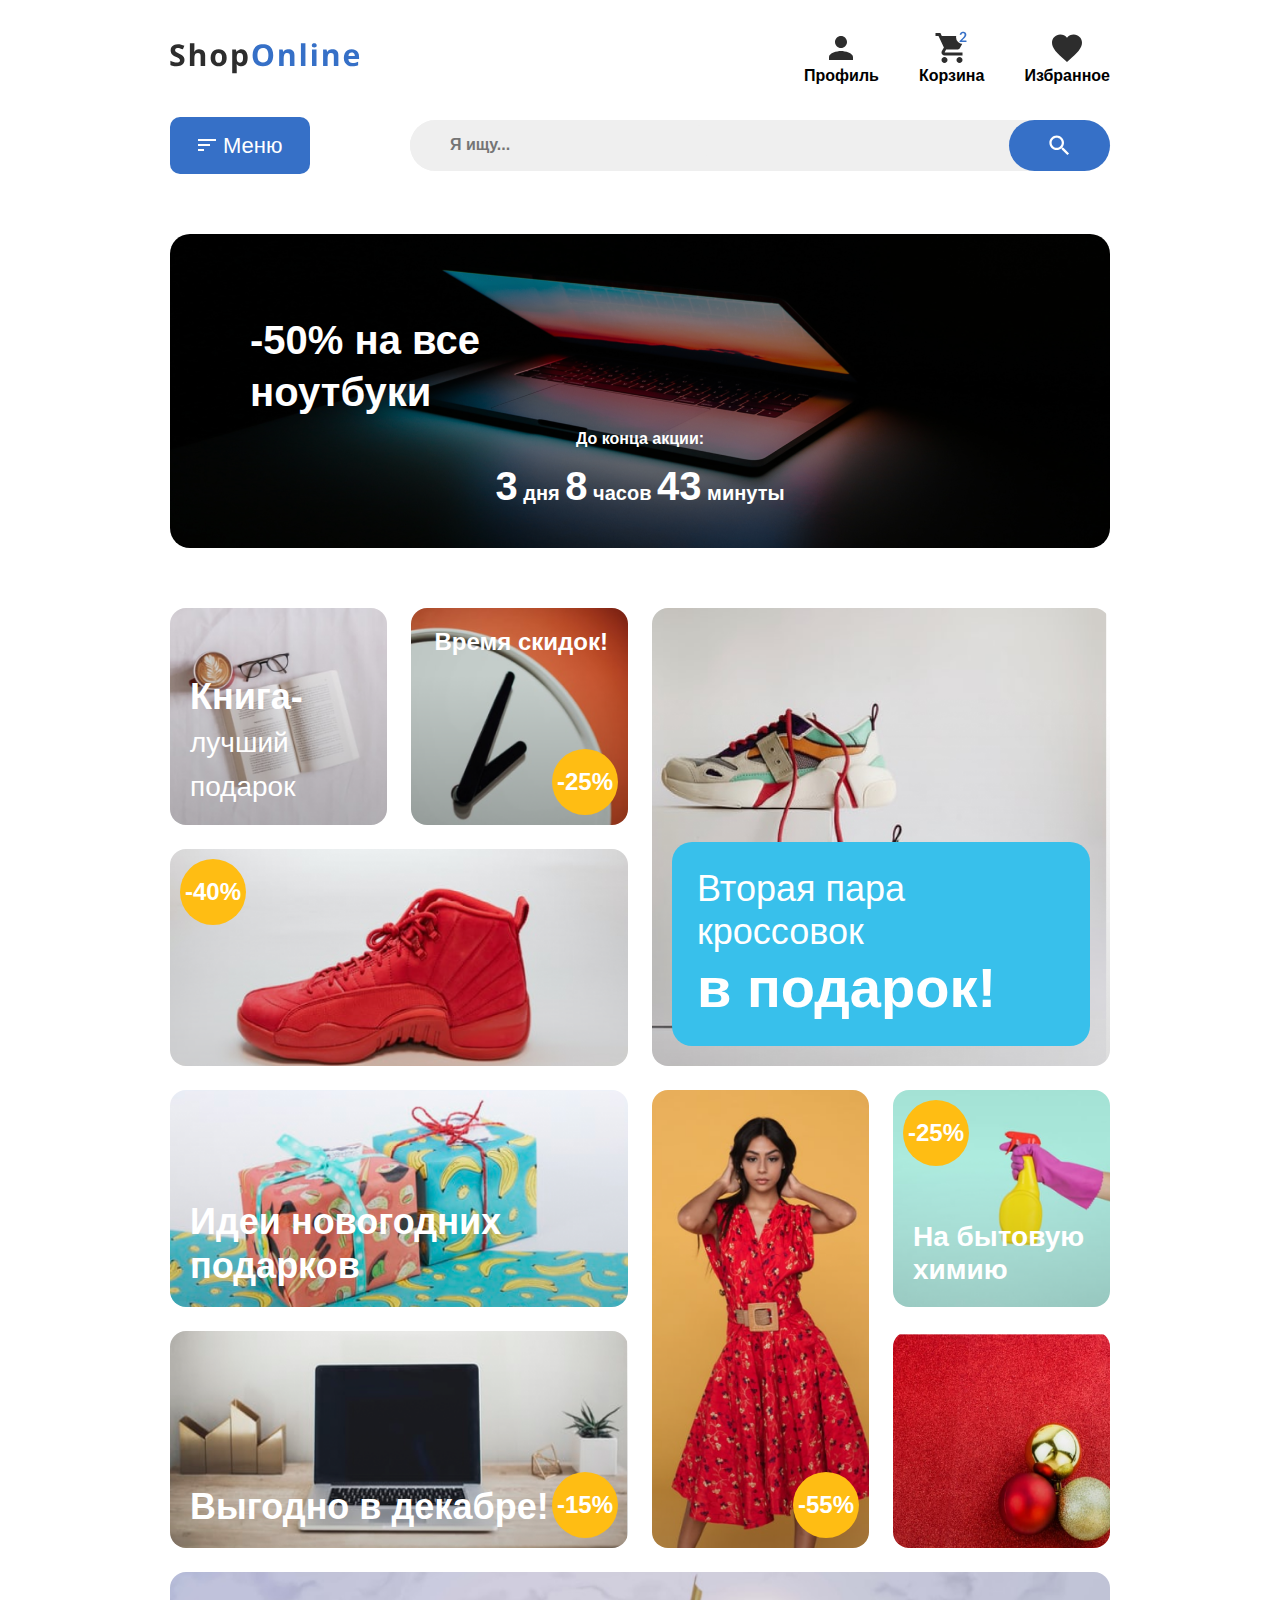
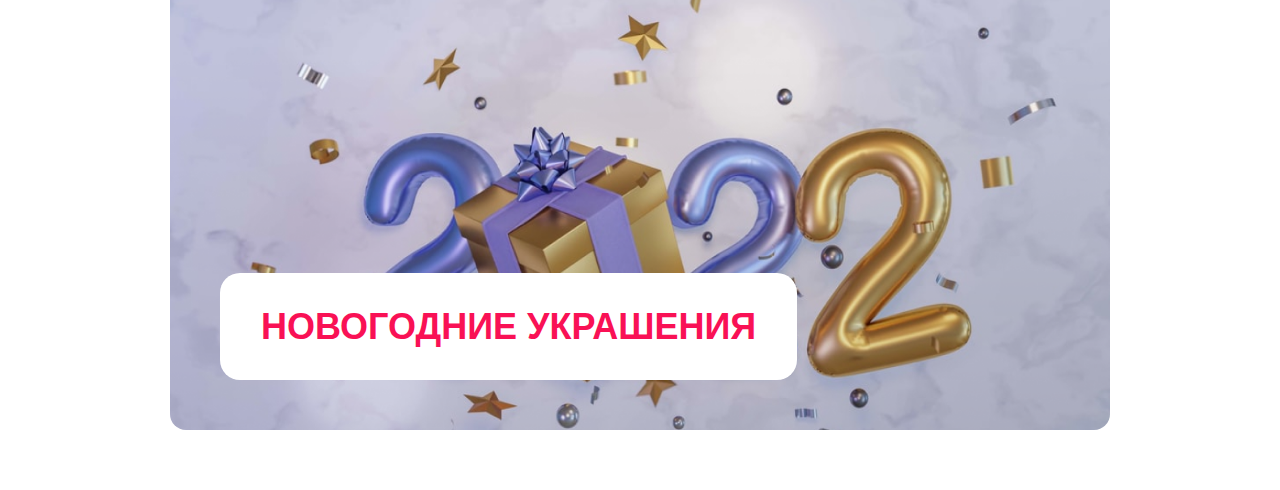
<file: index.html>
<!DOCTYPE html>
<html lang="en">
<head>
    <meta charset="UTF-8">
    <meta name="viewport" content="width=device-width, initial-scale=1.0">
    <link rel="preload" href="fonts/lato-regular.woff2" as="font" type="font/woff2" crossorigin>
    <link rel="preload" href="fonts/lato-bold.woff2" as="font" type="font/woff2" crossorigin>
    <link rel="preconnect" href="https://fonts.googleapis.com">
    <link rel="preconnect" href="https://fonts.gstatic.com" crossorigin>
    <link href="https://fonts.googleapis.com/css2?family=Lato:ital,wght@0,100;0,300;0,400;0,700;0,900;1,100;1,300;1,400;1,700;1,900&display=swap" rel="stylesheet">
    <link rel="stylesheet" href="style.css">
    <title>online-shop</title>
</head>
<body>
    <header class="header">
        <div class="container header__container">
            <img src="./img/logo.svg" alt="" class="logo">
            <button class="header__menu-btn" type="button">
                <svg class="header__menu-icon" width="18" height="12" viewBox="0 0 18 12" fill="none" xmlns="http://www.w3.org/2000/svg">
                    <path d="M0 12H6V10H0V12ZM0 0V2H18V0H0ZM0 7H12V5H0V7Z" fill="white"/>
                    </svg>
                <span class="header__menu-text">Меню</span>
            </button>
            <form action="" class="search-form">
                <input type="text" class="search-form__input" placeholder="Я ищу...">
                <button class="search-form__button">
                    <svg class="search-form__icon" width="36" height="36" viewBox="0 0 36 36" fill="none" xmlns="http://www.w3.org/2000/svg">
                    <g clip-path="url(#clip0_9301_7)">
                    <path d="M23.25 21H22.065L21.645 20.595C23.115 18.885 24 16.665 24 14.25C24 8.865 19.635 4.5 14.25 4.5C8.865 4.5 4.5 8.865 4.5 14.25C4.5 19.635 8.865 24 14.25 24C16.665 24 18.885 23.115 20.595 21.645L21 22.065V23.25L28.5 30.735L30.735 28.5L23.25 21ZM14.25 21C10.515 21 7.5 17.985 7.5 14.25C7.5 10.515 10.515 7.5 14.25 7.5C17.985 7.5 21 10.515 21 14.25C21 17.985 17.985 21 14.25 21Z" fill="white"/>
                    </g>
                    <defs>
                    <clipPath id="clip0_9301_7">
                    <rect width="36" height="36" fill="white"/>
                    </clipPath>
                    </defs>
                    </svg></button>
            </form>
            <ul class="header__nav">
                <li class="header__nav-item">
                    <a href="" class="header__link">
                        <svg class="header__link-icon" width="36" height="36" viewBox="0 0 36 36" fill="none" xmlns="http://www.w3.org/2000/svg">
                        <g clip-path="url(#clip0_9301_20)">
                        <path d="M18 18C21.315 18 24 15.315 24 12C24 8.685 21.315 6 18 6C14.685 6 12 8.685 12 12C12 15.315 14.685 18 18 18ZM18 21C13.995 21 6 23.01 6 27V30H30V27C30 23.01 22.005 21 18 21Z" fill="#2D2D2D"/>
                        </g>
                        <defs>
                        <clipPath id="clip0_9301_20">
                        <rect width="36" height="36" fill="white"/>
                        </clipPath>
                        </defs>
                        </svg>
                    <span class="header__link-text">Профиль</span></a>
                </li>
                <li class="header__nav-item">
                    <a href="" class="header__link">
                        <svg class="header__link-icon" width="36" height="36" viewBox="0 0 36 36" fill="none" xmlns="http://www.w3.org/2000/svg">
                        <g clip-path="url(#clip0_9301_25)">
                        <path d="M10.5 27C8.85 27 7.515 28.35 7.515 30C7.515 31.65 8.85 33 10.5 33C12.15 33 13.5 31.65 13.5 30C13.5 28.35 12.15 27 10.5 27ZM1.5 3V6H4.5L9.9 17.385L7.875 21.06C7.635 21.48 7.5 21.975 7.5 22.5C7.5 24.15 8.85 25.5 10.5 25.5H28.5V22.5H11.13C10.92 22.5 10.755 22.335 10.755 22.125L10.8 21.945L12.15 19.5H23.325C24.45 19.5 25.44 18.885 25.95 17.955L31.32 8.22C31.44 8.01 31.5 7.755 31.5 7.5C31.5 6.675 30.825 6 30 6H7.815L6.405 3H1.5ZM25.5 27C23.85 27 22.515 28.35 22.515 30C22.515 31.65 23.85 33 25.5 33C27.15 33 28.5 31.65 28.5 30C28.5 28.35 27.15 27 25.5 27Z" fill="#2D2D2D"/>
                        <circle cx="29" cy="7" r="7" fill="white"/>
                        <path d="M31.867 10.39C32.0537 10.39 32.2007 10.4437 32.308 10.551C32.42 10.6537 32.476 10.7913 32.476 10.964V12H25.532V11.426C25.532 11.3093 25.5553 11.188 25.602 11.062C25.6533 10.9313 25.7327 10.8147 25.84 10.712L28.913 7.632C29.1697 7.37067 29.3983 7.121 29.599 6.883C29.8043 6.645 29.9747 6.40933 30.11 6.176C30.2453 5.94267 30.348 5.707 30.418 5.469C30.4927 5.22633 30.53 4.972 30.53 4.706C30.53 4.46333 30.495 4.251 30.425 4.069C30.355 3.88233 30.2547 3.726 30.124 3.6C29.998 3.474 29.844 3.38067 29.662 3.32C29.4847 3.25467 29.284 3.222 29.06 3.222C28.8547 3.222 28.6633 3.25233 28.486 3.313C28.3133 3.369 28.1593 3.45067 28.024 3.558C27.8887 3.66067 27.7743 3.782 27.681 3.922C27.5877 4.062 27.5177 4.216 27.471 4.384C27.3917 4.59867 27.289 4.741 27.163 4.811C27.037 4.881 26.855 4.89733 26.617 4.86L25.707 4.699C25.777 4.21367 25.9123 3.789 26.113 3.425C26.3137 3.05633 26.5633 2.75067 26.862 2.508C27.1653 2.26067 27.5107 2.07633 27.898 1.955C28.29 1.829 28.71 1.766 29.158 1.766C29.6247 1.766 30.0517 1.836 30.439 1.976C30.8263 2.11133 31.1577 2.305 31.433 2.557C31.7083 2.809 31.923 3.11233 32.077 3.467C32.231 3.82167 32.308 4.216 32.308 4.65C32.308 5.02333 32.252 5.36867 32.14 5.686C32.0327 6.00333 31.8857 6.30667 31.699 6.596C31.517 6.88533 31.3023 7.16533 31.055 7.436C30.8077 7.70667 30.5487 7.982 30.278 8.262L27.996 10.593C28.2153 10.5277 28.4323 10.4787 28.647 10.446C28.8663 10.4087 29.074 10.39 29.27 10.39H31.867Z" fill="#3670C7"/>
                        </g>
                        <defs>
                        <clipPath id="clip0_9301_25">
                        <rect width="36" height="36" fill="white"/>
                        </clipPath>
                        </defs>
                        </svg> <span class="header__link-text">Корзина</span></a>
                </li>
                    <li class="header__nav-item">
                        <a href="" class="header__link">
                            <svg class="header__link-icon" width="36" height="36" viewBox="0 0 36 36" fill="none" xmlns="http://www.w3.org/2000/svg">
                            <g clip-path="url(#clip0_9301_33)">
                            <path d="M18 32.025L15.825 30.045C8.1 23.04 3 18.42 3 12.75C3 8.13 6.63 4.5 11.25 4.5C13.86 4.5 16.365 5.715 18 7.635C19.635 5.715 22.14 4.5 24.75 4.5C29.37 4.5 33 8.13 33 12.75C33 18.42 27.9 23.04 20.175 30.06L18 32.025Z" fill="#2D2D2D"/>
                            </g>
                            <defs>
                            <clipPath id="clip0_9301_33">
                            <rect width="36" height="36" fill="white"/>
                            </clipPath>
                            </defs>
                            </svg>
                        <span class="header__link-text">Избранное</span></a>
                    </li>
            </ul>
        </div>
    </header>
    <main class="main">
        <section class="banner">
            <div class="container">
                <div class=" banner__container">
                   
                        <h2 class="banner__title">
                            <a class="banner__link">
                                -50% на все ноутбуки
                            </a>
                        </h2>
                        <div class="banner__promo-time">
                            <h3 class="banner__subtitle">До конца акции:</h3>
                            <p class="banner__promo-time-text" class>
                                <span class="banner__promo-time-number banner__promo-time-number_day">3</span>
                                 дня 
                                 <span class="banner__promo-time-number banner__promo-time-number_hour">8</span>
                                  часов 
                                  <span class="banner__promo-time-number banner__promo-time-number_minute">43</span>
                                   минуты</p>
                        </div>
                
                </div>
                
            </div>
        </section>
        <section class="promo">
            <h2 class="promo__title visually-hidden" >Выбирай лучшие товары по самым лучшим ценам</h2>
            <div class="container promo__container">

                <ul class="promo__list">

                    <li class="promo__item promo__item_num_fst-top-left promo__item_vertical-display_down" style="background-image: url(./img/book.png)">
                        <a class="promo__link promo__text" href="#">Книга- <span class="promo__text promo__text_size_small promo__text_weight_normal">лучший подарок</span></a>
                    </li>

                    <li class="promo__item promo__item_num_fst-top-right  promo__item_justify_end" style="background-image: url(./img/time2.png)"><a href="#" class="promo__link promo__text promo__text_size_small ">Время скидок!</a> 
                    <div class="promo__discont promo__discont_display_bottom">-25%</div>
                    </li>

                    <li class="promo__item promo__item_num_scnd promo__item_vertical-display_down   promo__item_size_two-columns" style="background-image: url(./img/sneakers.png)">
                        <div class="promo__text-wrap promo__text-wrap_bg_blue">
                            <a href="" class="promo__link promo__text promo__text_weight_normal">Вторая пара кроссовок <span class="promo__text promo__text_size_huge">в&nbsp;подарок!</span>
                            </a>
                        </div>

                    </li>

                    <li class="promo__item promo__item_num_tr-top promo__item_vertical-display_down promo__item_size_two-columns" style="background-image: url(./img/gifts.png)">
                        <a href="" class="promo__link promo__text">Идеи новогодних подарков</a>
                    </li>

                    <li class="promo__item promo__item_num_fst-down promo__item_size_two-columns" style=" background-image: url(./img/boots.png)">
                        <a href="" class="promo__link"></a>
                    <div class="promo__discont promo__discont_display_top">-40%</div>
                    </li>

                    <li class="promo__item  promo__item_num_tr-down promo__item_vertical-display_down promo__item_justify_sp-b  promo__item_size_two-columns" style=" background-image: url(./img/notebook.png)">
                        <a href="" class="promo__link promo__text">Выгодно в декабре!</a>                         
                        <div class="promo__discont promo__discont_display_bottom">-15%</div>
                    </li>
                    

                    <li class="promo__item  promo__item_num_fv promo__item_vertical-display_down  promo__item_size_four-columns" style=" background-image: url(./img/gift2022.png)">
                        <div class="promo__text-wrap promo__text-wrap_bg_white">
                            <a href="" class="promo__link promo__text">Новогодние украшения
                            </a>
                        </div>

                    </li>

                    <li class="promo__item  promo__item_num_four-left promo__item_vertical-display_down promo__item_justify_end promo__item_size_two-rows" style="background-image: url(./img/dress.png)">
                        <div class="promo__discont promo__discont_display_bottom">-55%</div>
                        <a class="promo__link" href=""></a>
                      
                    </li>

                    <li class="promo__item promo__item_num_four-right-top promo__item_vertical-display_down  " style="background-image: url(./img/household_chemicals.png)">
                        <div class="promo__discont promo__discont_display_top">-25%</div>
                        <a class="promo__link promo__text promo__text_size_small" href="">На бытовую химию</a>
                        
                    </li>

                    <li class="promo__item promo__item_num_four-right-down" style="background-image: url(./img/balls.png)">
                        <a class="promo__link" href=""></a>
                    </li>
                </ul>
            </div>
        </section>
    </main>
</body>
</html>
</file>
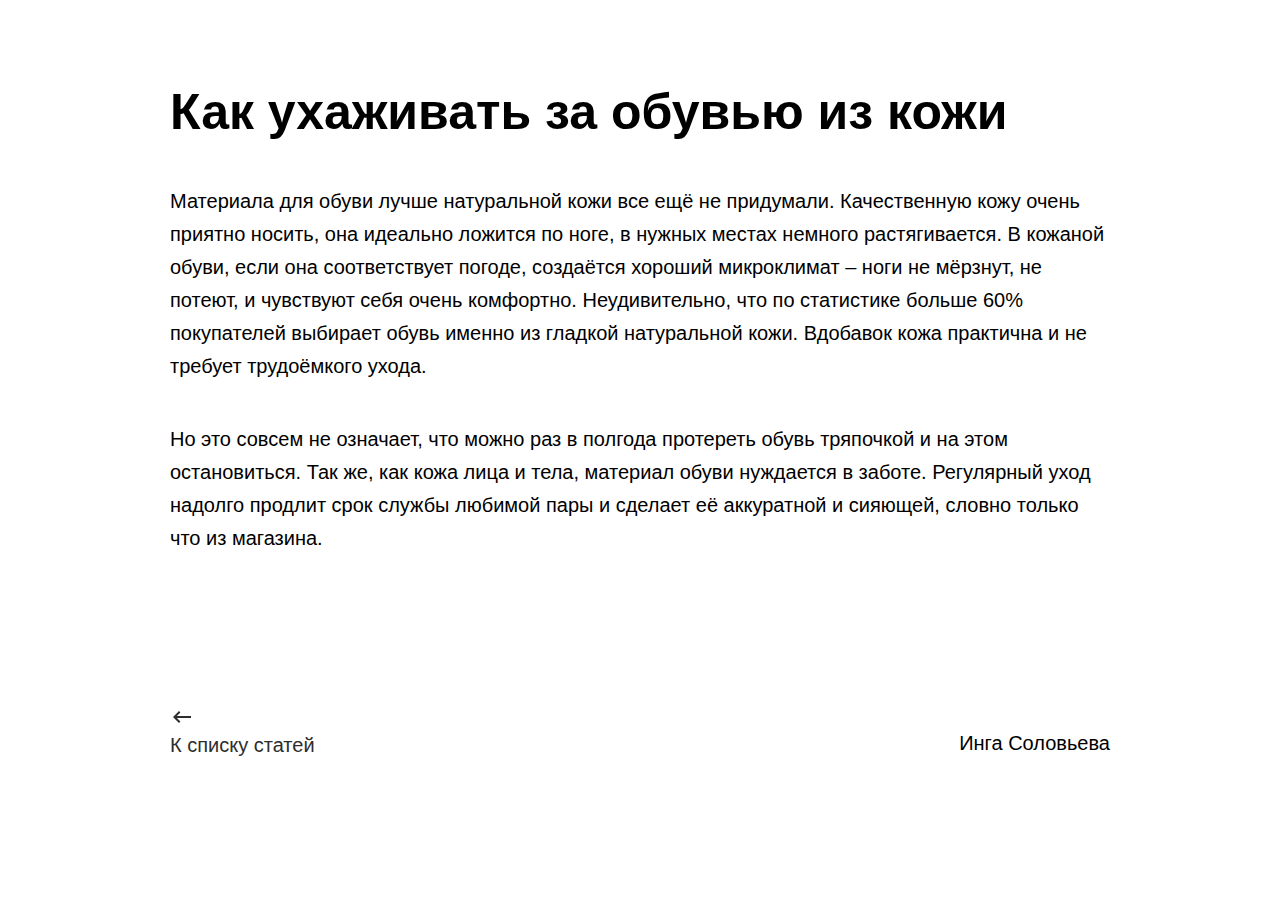
<file: article.html>
<!DOCTYPE html>
<html lang="ru">
<head>
    <meta charset="UTF-8">
    <meta name="viewport" content="width=device-width, initial-scale=1.0">
    <link rel="preload" href="fonts/lato-regular.woff2" as="font" type="font/woff2" crossorigin>
    <link rel="preload" href="fonts/lato-bold.woff2" as="font" type="font/woff2" crossorigin>
    <link rel="stylesheet" href="style.css">
    <title>Article</title>
    </head>
<body>

    <article class="article">

        <div class="container">
    
                <h1 class="article__title">Как ухаживать за обувью из кожи</h1>
    
                <div class="article__elem">
                    <p class="article__text">
                        Материала для обуви лучше натуральной кожи все ещё не придумали. Качественную кожу очень приятно носить, она идеально ложится по ноге, в нужных местах немного растягивается. В кожаной обуви, если она соответствует погоде, создаётся хороший микроклимат – ноги не мёрзнут, не потеют, и чувствуют себя очень комфортно. Неудивительно, что по статистике больше 60% покупателей выбирает обувь именно из гладкой натуральной кожи. Вдобавок кожа практична и не требует трудоёмкого ухода.
                    </p>
    
                    <p class="article__text">
                        Но это совсем не означает, что можно раз в полгода протереть обувь тряпочкой и на этом остановиться. Так же, как кожа лица и тела, материал обуви нуждается в заботе. Регулярный уход надолго продлит срок службы любимой пары и сделает её аккуратной и сияющей, словно только что из магазина.
                    </p>
                </div>
    
                <div class="article__elem">
                    <a class="article__link" href="#">
                        <img class="article__link-arrow" src="./img/keyboard_backspace.svg" alt="стрелка влево">
                        <span class="article__link-text">К списку статей</span>
                    </a>
                    <p class="article__author">Инга Соловьева</p>
                </div>
                
        </div>

    </article>
    
</body>
</html>
</file>
<file: style.css>
@import url(normolize.css);
@import url(global-style.css);
@import url(./article/css/article.css);
@import url(index.css);

@font-face {
    font-family: Lato;
    src: local("Lato"), local("Lato Regular"),         
         url(./fonts/lato-regular.woff2) format("woff2"),
         url(./fonts/lato-regular.woff) format("woff");
    font-weight: 400;
    font-display: swap;
}

@font-face {
    font-family: Lato;
    src: local("Lato Bold"), local("Lato-Bold"),
         url(./fonts/lato-bold.woff2) format("woff2"),
         url(./fonts/lato-bold.woff) format("woff");
    font-weight: 700;
    font-display: swap;
}

:root {
    --3: #2D2D2D;
   }

*{
    box-sizing: border-box;
}
</file>
